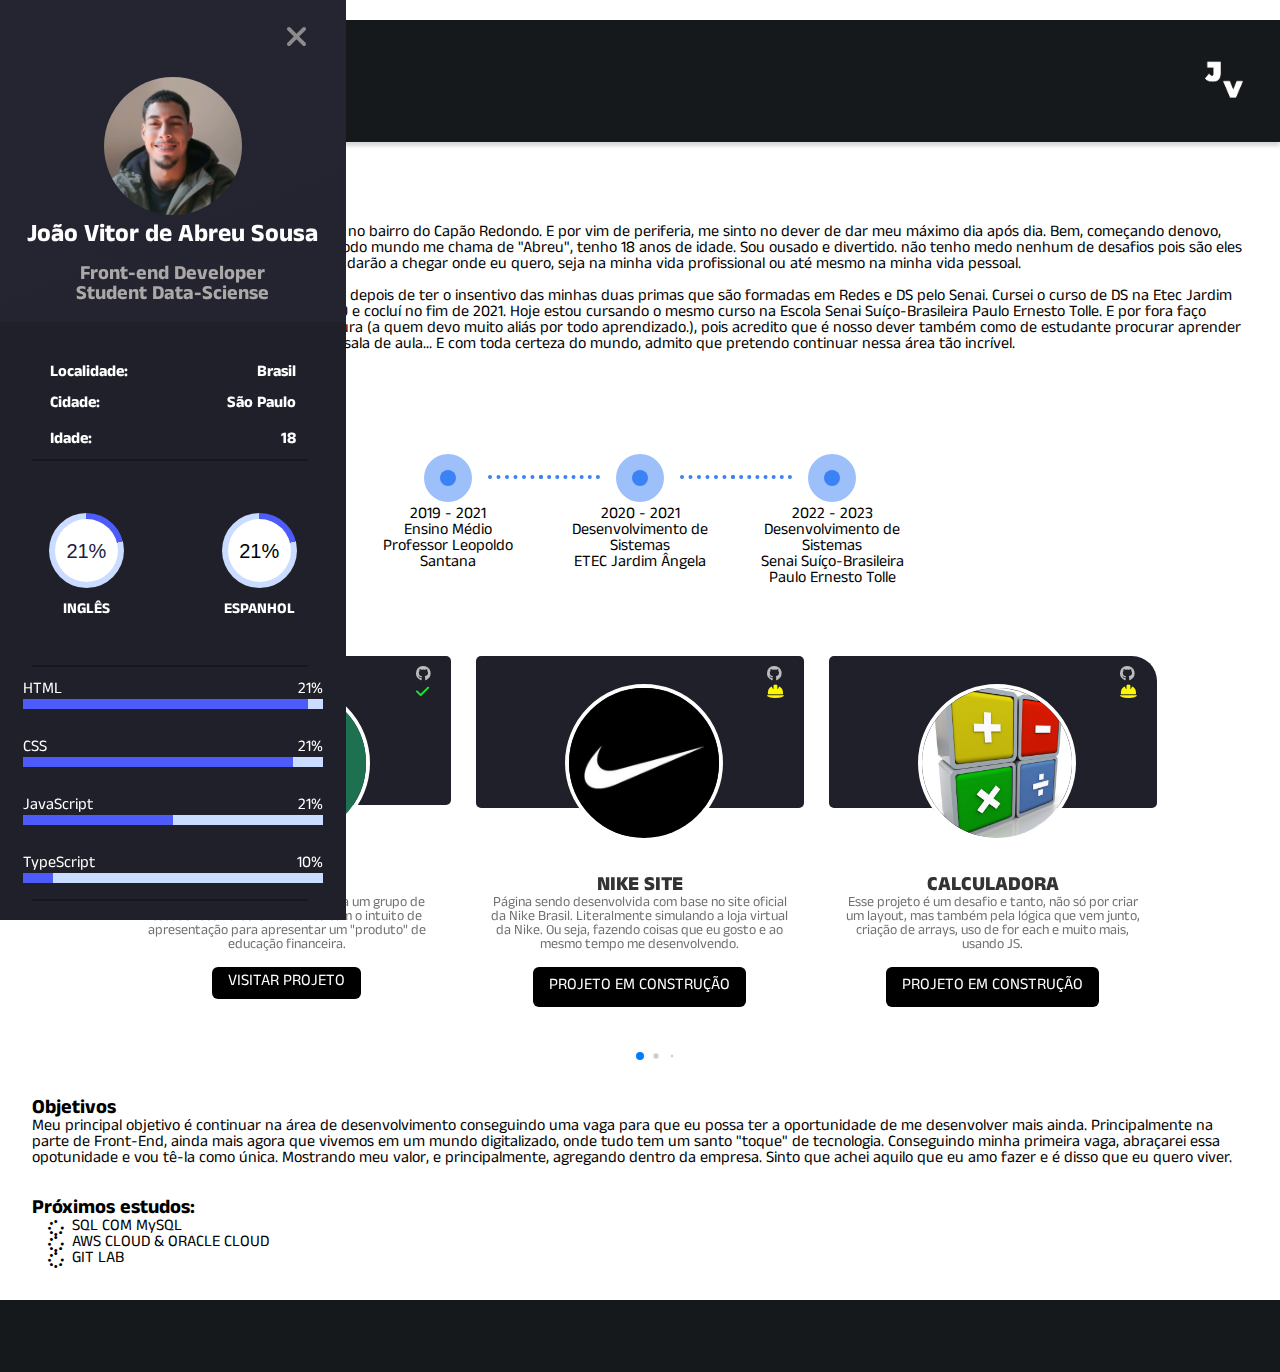
<file: index.html>
<!DOCTYPE html>
<html lang="pt-br">
<head>
    <meta charset="UTF-8">
    <meta http-equiv="X-UA-Compatible" content="IE=edge">
    <meta name="viewport" content="width=device-width, initial-scale=1.0">
    <title>PORTIFÓLIO-CV</title>
    <!-- CSS -->
    <link rel="stylesheet" href="styles/reset.css">
    <link rel="stylesheet" href="styles/style.css">
    <link rel="stylesheet" href="styles/responsividade.css">
    <!-- LINKER SWIPER's CSS -->
    <link rel="stylesheet" href="https://unpkg.com/swiper/swiper-bundle.min.css"/>
    <!-- FONTS -->
    <link rel="preconnect" href="https://fonts.googleapis.com">
    <link rel="preconnect" href="https://fonts.gstatic.com" crossorigin>
    <link href="https://fonts.googleapis.com/css2?family=Anek+Telugu:wght@200&display=swap" rel="stylesheet">
    <!-- BOOTSTRAP -->
    <link href="https://cdn.jsdelivr.net/npm/bootstrap@5.1.3/dist/css/bootstrap.min.css" rel="stylesheet" integrity="sha384-1BmE4kWBq78iYhFldvKuhfTAU6auU8tT94WrHftjDbrCEXSU1oBoqyl2QvZ6jIW3" crossorigin="anonymous">
    <!-- FONT AWESOME -->
    <link rel="stylesheet" href="https://cdnjs.cloudflare.com/ajax/libs/font-awesome/6.1.1/css/all.min.css">
</head>
<body>
        <header class="cabecalho">
            <button class="btnabrirmenu">    
                <i class="fa fa-bars"></i>
            </button>
            <img src="imagens/logo.png" alt="logo" class="cabecalho__logo">
        </header> 
        
        <div class="card__lateral card__lateral--ativo">
            <div class="cabecalho__btn">
                <button class="btnclose">
                    <i class="fa fa-close"></i>
                </button>
            </div> 

            <div class="card__cabecalho">
                <img src="imagens/meuperfil.jpg" alt="" class="img__cabecalho">
                    <div class="card__texto">
                        <div class="card__nome">
                            <h2 class="meu__nome">João Vitor de Abreu Sousa</h2>
                        </div>
                        <div class="card__meuscargos">
                        <h2 class="card__cargos">Front-end Developer <br>Student Data-Sciense</h2>
                        </div>
                    </div>
            </div>
            <div class="container1">
            <!-- MINHAS INFORMAÇÕES -->
                <div class="pais">
                    <h2 class="titulos__informacoes">Localidade:</h2>
                    <h3 class="titulos__informacoes">Brasil</h3>
                </div>
                <div class="cidade">
                    <h2 class="titulos__informacoes">Cidade: </h2>
                    <h3 class="titulos__informacoes">São Paulo</h3>
                </div>
                <div class="anos">
                    <h2 class="titulos__informacoes">Idade: </h2>
                    <h3 class="titulos__informacoes">18</h3>
                </div>
                    
                <div class="linha"></div>
                    
            <!-- CIRCLE PROGRESS -->
            <div class="progressolinguas">
                <div class="circulos">
                    <div class="circular__progress">
                        <div class="value__circulo">0%</div>
                            </div>
                                <h2 class="idioma">INGLÊS</h2>
                            </div>
                            
                            <div class="circulo__espanhol">
                                <div class="circulo__progressespanhol">
                                    <div class="value__circuloespanhol">0%</div>
                                </div>
                                <h2 class="idioma">ESPANHOL</h2>
                            </div>
                        </div>
    
                     <div class="linha"></div>

                        <!-- LINGUAGENS DE PROGRAMAÇÃO-->
                        
                        <div class="barra__total" >
                            <div class="barra1">
                                <div class="textos__barra">
                                    <div class="linguagens">HTML</div>
                                    <div class="valor">0%</div>
                                </div>
                                <div class="barra">
                                    <div class="barra-progresso"></div>
                                </div>
                            </div>
                        </div>
                        
                        <div class="barra__total">
                            <div class="barra1">
                                <div class="textos__barra">
                                    <div class="linguagens">CSS</div>
                                    <div class="valor__2">0%</div>
                                </div>
                                <div class="barra">
                                    <div class="barra-progresso__CSS"></div>
                                </div>
                            </div>
                        </div>
                        
                        <div class="barra__total">
                            <div class="barra1">
                                <div class="textos__barra">
                                    <div class="linguagens">JavaScript</div>
                                    <div class="valor__3">0%</div>
                                </div>
                                <div class="barra">
                                    <div class="barra-progresso__JS"></div>
                                </div>
                            </div>
                        </div>

                        <div class="barra__total">
                            <div class="barra1">
                                <div class="textos__barra">
                                    <div class="linguagens">TypeScript</div>
                                    <div class="valor__4">0%</div>
                                </div>
                                <div class="barra">
                                    <div class="barra-progresso__PHP"></div>
                                </div>
                            </div>
                        </div>
                        
                        <div class="linha"></div>
                        
                        <!-- CONHECIMENTOS -->
                        <div class="conhecimentos">
                            <div class="conhecimentos__programas">
                                <i class="fa-solid fa-check" style="color: #FFFFFF;"></i>
                                <h2 class="texto__versionamento">CONHECIMENTO GIT E GITHUB</h2>
                            </div>
                            <div class="conhecimentos__programas">
                                <i class="fa-solid fa-check" style="color: #FFFFFF;"></i>
                                <h2 class="texto__versionamento">BOOTSTRAP & TAILWILD</h2>
                            </div>
                            <div class="conhecimentos__programas">
                                <i class="fa-solid fa-check" style="color: #FFFFFF;"></i>
                                <h2 class="texto__versionamento">MONGODB & MYSQL</h2>
                            </div>
                            <div class="conhecimentos__programas">
                                <i class="fa-solid fa-check" style="color: #FFFFFF;"></i>
                                <h2 class="texto__versionamento">REACT & ANGULAR</h2>
                            </div>
                        </div>
                        
                        <div class="linha"></div>

                        <!-- PARTE DOWNLOAD CV -->
                        <div class="parteupload">
                            <a href="CV/Joao_Vitor_de_Abreu_Sousa_CV.pdf"  target="_blank" class="upload__botao">DOWLOAD CV<i class="fa-solid fa-download"></i></a>
                        </div>
                    </div>
                    
                    <!-- RODAPÉ CARD 1 - REDES SOCIAIS -->
                    <div class="rodapecard">
                        <ul class="rodapecard__redessociais">
                            <li><a href="https://www.linkedin.com/in/jo%C3%A3o-vitor-de-abreu-sousa-900791196/" target="_blank" class="redes"><i class="fa-brands fa-linkedin logo1"></i></a></li>
                            <li><a href="https://github.com/joaoabreu004" target="_blank" class="redes"><i class="fa-brands fa-github logo2"></i></a></li>
                            <li><a href="https://api.whatsapp.com/send?phone=5511940333175&text=Ol%C3%A1%20Jo%C3%A3o!" target="_blank" class="redes"><i class="fa-brands fa-whatsapp logo1"></i></a></li>
                            <li><a href="mailto:jvabreusousa12@gmail.com" target="_blank" class="redes"><i class="fa-solid fa-envelope logo2"></i></a></li>
                        </ul>
                    </div>   

        </div> 

        <main class="principal">
            <!-- card -->
            
            <section class="textos textos--cardAberto">
                <!-- SOBRE MIM -->
                <section class="paragrafos">
                    <h2 class="titulos__textos">SOBRE MIM</h2>
                    <p>Sou nascido e criado na periferia de São Paulo, no bairro do Capão Redondo. E por vim de periferia, me sinto no dever de dar meu máximo
                        dia após dia. Bem, começando denovo, meu nome é João Vitor de Abreu Sousa, mas todo mundo me chama de "Abreu", tenho 18 anos de idade. Sou ousado e divertido. 
                        não tenho medo nenhum de desafios pois são eles que proporcionarão meu crescimento e me ajudarão a chegar onde eu quero, seja na minha vida profissional ou até mesmo na minha vida pessoal. 
                        <br>
                        <br>
                        A aréa de tecnologia, me chama muito atenção depois de ter o insentivo das minhas duas primas que são formadas em Redes e DS pelo Senai. Cursei o curso de DS 
                        na Etec Jardim Ângela, este que iniciei no 2º semestre de 2020 e cocluí no fim de 2021. Hoje estou cursando o mesmo curso na Escola Senai Suíço-Brasileira Paulo Ernesto Tolle. E por fora faço cursos pagos na plataforma educacional da Alura (a quem devo muito aliás por todo aprendizado.), pois acredito que é nosso dever também como de estudante procurar aprender coisas novas fora das quatro paredes de uma sala de aula... E com toda certeza do mundo, admito que pretendo 
                        continuar nessa área tão incrível.
                    </p>
                </section>
                
                <!-- FORMAÇÃO ACADÊMICA -->
    
                <section class="paragrafos">
                    <h2 class="titulos__textos">Formação Acadêmica</h2>                 
                    <div class="row">
                        <div class="col">
                            <div class="timeline-steps aos-init aos-animate" data-aos="fade-up">
                                <div class="timeline-step">
                                    <div class="timeline-content" data-toggle="popover" data-trigger="hover" data-placement="top" title="" data-content="And here's some amazing content. It's very engaging. Right?" data-original-title="2003">
                                        <div class="inner-circle"></div>
                                        <p class="h6 mt-3 mb-1">2019 - 2021</p>
                                        <p class="h6 text-muted mb-0 mb-lg-0">Ensino Médio <br>Professor Leopoldo Santana</p>
                                    </div>
                                </div>
                                <div class="timeline-step">
                                    <div class="timeline-content" data-toggle="popover" data-trigger="hover" data-placement="top" title="" data-content="And here's some amazing content. It's very engaging. Right?" data-original-title="2004">
                                        <div class="inner-circle"></div>
                                        <p class="h6 mt-3 mb-1">2020 - 2021</p>
                                        <p class="h6 text-muted mb-0 mb-lg-0">Desenvolvimento de Sistemas<br>ETEC Jardim Ângela</p>
                                    </div>
                                </div>
                                <div class="timeline-step">
                                    <div class="timeline-content" data-toggle="popover" data-trigger="hover" data-placement="top" title="" data-content="And here's some amazing content. It's very engaging. Right?" data-original-title="2005">
                                        <div class="inner-circle"></div>
                                        <p class="h6 mt-3 mb-1">2022 - 2023</p>
                                        <p class="h6 text-muted mb-0 mb-lg-0">Desenvolvimento de Sistemas<br>Senai Suíço-Brasileira Paulo Ernesto Tolle</p>
                                    </div>
                                </div>
                            </div>
                        </div>
                    </div>
                        
                        <!-- ===================================================================================================== -->
                </section>
                
                <!-- MEUS PROJETOS -->
                <section class="paragrafos">
                    <h2 class="titulos__textos">Projetos</h2>                 
                    <div class="slide-container swiper">
                        <div class="slide-content">
                            <div class="card-wrapper swiper-wrapper">
                                <div class="card swiper-slide">
                                    <div class="image-content">
                                        <div class="card-image">
                                            <img src="./imagens/jvf.png" alt="" class="card-img">
                                        </div>
                                    </div>
                
                                    <div class="card-content">
                                        <div class="media-project">
                                            <a href="https://github.com/joaoabreu004/JabezVisionFinance" target="_blank"><i class="fa-brands fa-github"></i></a>
                                            <i class="fa-solid fa-check done"></i>
                                        </div>
                                        <h2 class="name-project">JVZ FINANCE</h2>
                                        <p class="description">Página estática desenvolvida para um grupo de estudantes norte-americanos com o intuito de apresentação para apresentar um "produto" de educação financeira.</p>
                                        <a class="link btn-visitPage" href="https://joaoabreu004.github.io/JabezVisionFinance/" target="_blank" >VISITAR PROJETO</a>
                                    </div>
                                </div>
                
                                <div class="card swiper-slide">
                                    <div class="image-content">
                                        <div class="card-image">
                                            <img src="./imagens/nike.jpg" alt="" class="card-img">
                                        </div>
                                    </div>
                
                                    <div class="card-content">
                                        <div class="media-project">
                                            <a href="https://github.com/joaoabreu004/NikeClone" target="_blank"><i class="fa-brands fa-github"></i></a>
                                            <i class="fa-solid fa-helmet-safety construction"></i>
                                        </div>
                                        <h2 class="name-project">NIKE SITE</h2>
                                        <p class="description">Página sendo desenvolvida com base no site oficial da Nike Brasil. Literalmente simulando a loja virtual da Nike. Ou seja, fazendo coisas que eu gosto e ao mesmo tempo me desenvolvendo.</p>
                                        <button class="btn-visitPage">PROJETO EM CONSTRUÇÃO</button>
                                    </div>
                                </div>     
                                
                                <div class="card swiper-slide">
                                    <div class="image-content">
                                        <div class="card-image">
                                            <img src="./imagens/operacoes.jpg" alt="" class="card-img">
                                        </div>
                                    </div>
                
                                    <div class="card-content">
                                        <div class="media-project">
                                            <a href="https://github.com/joaoabreu004/Calculadora" target="_blank"><i class="fa-brands fa-github"></i></a>
                                            <i class="fa-solid fa-helmet-safety construction"></i>
                                        </div>
                                        <h2 class="name-project">CALCULADORA</h2>
                                        <p class="description">Esse projeto é um desafio e tanto, não só por criar um layout, mas também pela lógica que vem junto, criação de arrays, uso de for each e muito mais, usando JS.</p>
                                        <button class="btn-visitPage">PROJETO EM CONSTRUÇÃO</button>
                                    </div>
                                </div>   
                                
                                <div class="card swiper-slide">
                                    <div class="image-content">
                                        <div class="card-image">
                                            <img src="./imagens/spotify.jpg" alt="" class="card-img">
                                        </div>
                                    </div>
                
                                    <div class="card-content">
                                        <div class="media-project">
                                            <i class="fa-solid fa-ban estudos"></i>
                                        </div>
                                        <h2 class="name-project">PLAYLIST SPOTIFY</h2>
                                        <p class="description"> A intenção é criar uma playlist de sons que eu curto bastante, usando a API do SPOTIFY. É muito díficil, mas o processo vai me ensinar muito na minha tilha fazendo algo que eu goste, algo com música.</p>
                                        <button class="btn-visitPage">PROJETO EM FASE DE ESTUDOS</button>
                                    </div>
                                </div>     
                                
                                <div class="card swiper-slide">
                                    <div class="image-content">
                                        <div class="card-image">
                                            <img src="./imagens/pokemon.jpg" alt="" class="card-img">
                                        </div>
                                    </div>
                
                                    <div class="card-content">
                                        <div class="media-project">
                                            <a href="https://github.com/joaoabreu004/POKEDEX" target="_blank"><i class="fa-brands fa-github"></i></a>
                                            <i class="fa-solid fa-helmet-safety construction"></i>
                                        </div>
                                        <h2 class="name-project">PROJETO PROKEMON</h2>
                                        <p class="description">Meu desenho favorito, conseguiu me dar o 1º contato de forma simples com a API PÚBLICA pókemon, usando métodos GET e POST para ter resposta em JSON. Página pronto para ser lançada!</p>
                                        <button class="btn-visitPage">PROJETO CONSTRUÇÃO</button>
                                    </div>
                                </div>    

                                <div class="card swiper-slide">
                                    <div class="image-content">
                                        <div class="card-image">
                                            <img src="./imagens/netflix.jpg" alt="" class="card-img">
                                        </div>
                                    </div>
                
                                    <div class="card-content">
                                        <div class="media-project">
                                            <a href="https://github.com/joaoabreu004/Netlix_Clone" target="_blank"><i class="fa-brands fa-github"></i></a>
                                            <i class="fa-solid fa-check done"></i>
                                        </div>
                                        <h2 class="name-project">CLONE LOGIN NETFLIX</h2>
                                        <p class="description">Esse projeto foi proposto no site da roadmap, na trilha de front-end. Junto com uma vídeo aula, de um norte-americano, foi possível descobrir e estudar diversas novas coisas. </p>
                                        <a class="link btn-visitPage" href="https://github.com/joaoabreu004/Netlix_Clone" target="_blank" >VISITAR PROJETO</a>
                                    </div>
                                </div>    
                            </div>
                        </div>
                
                    
                        <div class="swiper-pagination"></div>
                    </div>
                </section>
                <!-- Objetivos -->

                <section class="paragrafos">
                    <h2 class="titulos__textos">Objetivos</h2>
                    <p><i class="fa-solid fa-right"></i>Meu principal objetivo é continuar na área de desenvolvimento conseguindo uma vaga para que eu possa ter a oportunidade de me desenvolver mais ainda. Principalmente na parte de Front-End, ainda mais agora que vivemos em um mundo digitalizado, onde tudo tem um santo "toque" de tecnologia. Conseguindo minha primeira vaga, abraçarei essa opotunidade e vou tê-la como única. Mostrando meu valor, e principalmente, agregando dentro da empresa. Sinto que achei aquilo que eu amo fazer e é disso que eu quero viver.
                    </p>
                </section>
                
                <!-- Próximos eestudos -->
                <section class="paragrafos">
                    <h2 class="titulos__textos">Próximos estudos:</h2>
                    <ul class="fa-ul">
                        <li><span class="fa-li"><i class="fa-solid fa-spinner fa-pulse"></i></span>SQL COM MySQL</li>
                        <li><span class="fa-li"><i class="fa-solid fa-spinner fa-pulse"></i></span>AWS CLOUD & ORACLE CLOUD</li>
                        <li><span class="fa-li"><i class="fa-solid fa-spinner fa-pulse"></i></span>GIT LAB</li>
                    </ul>
                    
                </section>

                
            </section>    
            <!-- ======================= -->
        </main>
        <footer>
            
        </footer>
        <!-- SCRIPTS -->
        <script src="scripts/menulateral.js"></script>
        <script src="scripts/barraum.js"></script> 
        <script src="scripts/circuloum.js"></script>
        <script src="scripts/circulodois.js"></script>
        <script src="scripts/barradois.js"></script>
        <script src="scripts/barratres.js"></script>
        <script src="scripts/barraquatro.js"></script>
        <!-- Swiper JS -->
        <script src="https://unpkg.com/swiper/swiper-bundle.min.js"></script>
        <script src="scripts/carrouselcard.js"></script>
        <!-- ================================================ -->
    </body>
</html>
</file>
<file: styles/style.css>
*{
    font-family: 'Anek Telugu', sans-serif;
}    

    

/* HEADER */
.cabecalho{
    background-color: #15191C;
    /* box-shadow: 0 4px 4px 4px rgba(0, 0, 0, 16); */
    padding: 4vh 0;
    box-shadow: 0px 4px 4px rgba(0, 0, 0, 0.16); 
}    

.btnabrirmenu{
    color: #8c8c8e;;
    font-size: 30px;
    font-weight: bold;
    float: right;
    border: none;
    background: none;
    -webkit-transition: 0.2s ease-in-out;
    transition: 0.2s ease-in-out;
    margin-left: 2em;
    left: 0;
}

.btnabrirmenu:hover{
    color: #ffffff;
    font-weight: bold;
}

.cabecalho__logo {
    width: 50px;
    height: 50px;
    margin-right: 2em;
}    

/* MAIN */

/* AREA DE VISUALIZAÇÃO */
.textos{
    transition: 0.5s;
}
/* 
.textos--cardAberto{
    padding-left: 30em;
    transition: 0.5s;
} */

/* SOBRE MIM */
.principal{
    margin-top: 2em ;
    background-color: #ffffff;
    display: flex;
}    

.paragrafos{
    margin: 10px;
}    

.titulos__textos{
    font-weight: bold;
    font-size: 20px;
}  



/* FORMAÇÃO ACADÊMICA */

body{margin-top:20px;}
.timeline-steps {
    display: flex;
    justify-content: center;
    flex-wrap: wrap
}    

.row{
    padding-top: 3em;
}    

.timeline-steps .timeline-step {
    align-items: center;
    display: flex;
    flex-direction: column;
    position: relative;
    margin: 1rem
}    
  

.timeline-steps .timeline-content {
    width: 10rem;
    text-align: center
}    

.timeline-steps .timeline-content .inner-circle {
    border-radius: 1.5rem;
    height: 1rem;
    width: 1rem;
    display: inline-flex;
    align-items: center;
    justify-content: center;
    background-color: #3b82f6
}    

.timeline-steps .timeline-content .inner-circle:before {
    content: "";
    background-color: #3b82f6;
    display: inline-block;
    height: 3rem;
    width: 3rem;
    min-width: 3rem;
    border-radius: 6.25rem;
    opacity: .5
}    

/* ======================== */


.slide-container{
    max-width: 1120px;
    width: 90%;
    padding: 40px 0;
}

.slide-content{
    /* margin: 0 30px; */
    overflow: hidden;
    border-radius: 25px;
}

.card{
    position: relative;
    border-radius: 30%;
    background-color: #FFF;
}

.card::before{
    content: "";
    position: absolute;
    height: 40%;
    width: 100%;
    background-color: #20202a;
    border-radius: 5px ;

}


.image-content, .card-content{
    display: flex;
    flex-direction: column; 
    align-items: center;
    padding: 15px 14px;
}


.image-content{
    position: relative;
    padding: 25px 0;
}

.card-image{
    position: relative; 
    height: 150px;
    width: 150px;
    border-radius: 50%;
    background:#20202a;
    padding: 3px;
}

.card-image .card-img{
    height: 100%;
    width: 100%;
    object-fit: cover;
    border-radius: 50%;
    border: 4px solid #FFF;
}

.name-project{
    font-size: 20px;
    font-weight: 900;
    color: #333;
}

.description{
    font-size: 14px;
    color: #707070;
    text-align: center;
}

.btn-visitPage{
    font-size: 16px;
    padding: 8px 16px;
    color: #FFF;
    background-color: #000000;
    border: none;
    border-radius: 6px;
    margin: 14px; 
    cursor: pointer;
    transition: all 0.3s ease;
}

.btn-visitPage:hover{
    background: #484848;
}

.btn-visitPage, .link{
    text-decoration: none;
    color: #fff;
}

.btn-visitPage, .link:hover{
    color: #FFF;
}

.media-project{
    position: absolute;
    top: 10px;
    right: 20px;
    display: flex;
    flex-direction: column;
}

.media-project .fa-github{
    color: #FFF;
    font-size: 15px;
    transition: all 0.3s ease;
    opacity: 0.7;
}

.media-project .fa-github:hover{
    opacity: 1;
}


.media-project, .construction{
    color: #fff700;
    font-size: 15px;
    transition: all 0.3s ease;
    cursor: pointer;
}

.media-project, .estudos{
    color: #ff3535;
    font-size: 15px;
    transition: all 0.3s ease;
    cursor: pointer;
}

.media-project, .done{
    color: #1ae932;

}



.swiper-pagination-bullet{
    background-color: #6E93F7;
    opacity: 1;
}

.swiper-pagination-bullet-active{
    background: #4070F4;
}

.swiper-wrapper {
    position: relative;
    width: 100%;
    height: 100%;
    z-index: 0;
    display: flex;
    transition-property: transform;
    box-sizing: content-box;
    
}



/* ============================================================================ */
/* CARD LATERAL */





/* IMAGEM PERFIL DO CARD LATERAL*/



.card__lateral::-webkit-scrollbar{
    display: none;
}    


/* BOTÃO FECHAR MENU */
.cabecalho__btn{
    padding: 0 2em 0 0;
}    


.btnclose {    
    color: #8c8c8e;;
    font-size: 30px;
    font-weight: bold;
    float: right;
    border: none;
    background: none;
    -webkit-transition: 0.2s ease-in-out;
    transition: 0.2s ease-in-out;
    left: 0;
}

.btnclose:hover{
    color: #ff0000;
    font-weight: bold;
}


.card__lateral{
    background: linear-gradient(159deg, #252532 0%, #23232d 100%);;
    font-family: 'Anek Telugu', sans-serif;
    border-radius: 0;
    height: 100%;
    /* ================================================== */
    overflow-y: scroll;
    position: fixed;
    z-index: 2;
    top: 0; 
    /* overflow-x: hidden;  */
    padding-top: 20px; 
    width: 25vw;
    transition: .30s;
    left: -100vw;
}

.card__lateral--ativo{
    left: 0;
    transition: .30s;
}

.img__cabecalho {
    height: 138px;
    color: #ffffff;
    border-radius: 50%;
    padding: 10px 0;
}

.card__nome{
    font-size: 20px;
}

.meu__nome{
    font-size: 25px;
    color: #ffffff;
}

.card__cargos{
    font-size: 20px;
    font-weight: bold;
    color: #aba8a8;

}
.card__meuscargos{
    padding: 1em;
}

.card__cabecalho{
    display: flex;
    flex-direction: column;
    align-items: center;
    font-weight: bold;
    line-height: 1.0;
    width: 100%;
}


.card__texto{
    text-align: center;
}


.card__cabecalho p{
    text-align: center;
    padding: 2em;
}

.titulos__informacoes{
    font-size: 16px;
}


.container1{
    background-color: #20202a;
    height: auto;
    margin-top: 5px 0 0;
    padding: 2em;
}

.container p{
    text-align: center;
}

.card__nome{
    font-weight: bold;
}

/* PÁIS */
.pais{
    display: flex;
    justify-content: space-between;
    padding: 12px 0 5px ;
    margin: 0 50px;

}

.pais h2{
    font-weight: bold;
    color: #ffffff;
}

.pais h3{
    font-weight: bold;
    color: #ffffff;
}

/* CIDADE */

.cidade{
    display: flex;
    justify-content: space-between;
    padding: 10px 0;
    margin: 0 50px;
}

.cidade h2{
    font-weight: bold;
    color: #ffffff;
}

.cidade h3{
    font-weight: bold;
    color: #ffffff;
}

/* IDADE */

.anos{
    display: flex;
    justify-content: space-between;
    padding: 10px 0;
    margin: 0 50px;
}

.anos h2{
    font-weight: bold;
    color: #ffffff;
}

.anos h3{
    font-weight: bold;
    color: #ffffff;
}

.linha{
    background: #000000;
    width: 80%;
    height: 2px;
    opacity: 0.3;
    margin-left: 32px;
}

/* CIRCULOS PROGRESSO IDIOMAS */

.progressolinguas{
    padding: 2em 0 ;
    display: flex;
    justify-content: space-around;
}

.idioma{
    font-weight: bold;
    color: #ffffff;
    font-size: 15px;
    padding: 1em 0 0;
}

.circulos{
    margin: 20px;
    height: 100px;
    width: 100px;
    border-radius: 8%;
    display: grid;
    place-items: center;
}

.circular__progress{
    position: relative;
    height: 75px;
    width: 75px;
    border-radius: 50%;
    display: grid;
    place-items: center;
}

.circular__progress::before{
    content: "";
    position: absolute;
    height: 84%;
    width: 84%;
    background-color: #ffffff ;
    border-radius: 50%;
}

.value__circulo{ 
    position: relative;
    font-size: 20px;
    font-family: "Poppins", sans-serif;
    color: #231c3d;
}


.circulo__espanhol{
    margin: 20px;
    height: 100px;
    width: 100px;
    border-radius: 8%;
    display: grid;
    place-items: center;
}
 
.circulo__progressespanhol{
    position: relative;
    height: 75px;
    width: 75px;
    border-radius: 50%;
    display: grid;
    place-items: center;
}
.circulo__progressespanhol::before{
    content: "";
    position: absolute;
    height: 84%;
    width: 84%;
    background-color: #ffffff ;
    border-radius: 50%;
}

.value__circuloespanhol{
    position: relative;
    font-size: 20px;
    font-family: "Poppins", sans-serif;
}

/* LINGUAGENS DE PROGRAMAÇÃO */
/* HTML */
.barra__total{
    padding: 1em;
    display: grid;
    justify-items: center;
    
}

.linguagens{
    color: #ffffff;
}

.textos__barra{
    display: flex;
    justify-content: space-between;
}

.valor{
    color: #ffffff;
}

.barra{
   background-color: #cadcff;
   height: 10px;
   width: 300px; 
   position: relative;
}

.barra-progresso{
    background-color: #4d5bf9;
    height: 10px;
    width: 95%;
    animation: progress-animation 3s forwards;
}


@keyframes progress-animation {
    0% {width: 0%;}
} 

/* BARRA 2 : CSS */

.valor__2{
    color: #ffffff;
}


.barra-progresso__CSS{
    background-color: #4d5bf9;
    height: 10px;
    width: 90%;
    animation: progress-animation 3s forwards;
}

@keyframes progress-animation {
    0% {width: 0%;}
} 

/* BARRA 3 JS */

.valor__3{
    color: #ffffff; 
}

.barra-progresso__JS{
    background-color: #4d5bf9;
    height: 10px;
    width: 50%;
    animation: progress-animation 3s forwards;
}

@keyframes progress-animation {
    0% {width: 0%;}
    /* 50% {width: 50%;}   */
} 

/* BARRA 4: PHP */

.valor__4{
    color: #ffffff;
}


.barra-progresso__PHP{
    background-color: #4d5bf9;
    height: 10px;
    width: 10%;
    animation: progress-animation 3s forwards;
}

@keyframes progress-animation {
    0% {width: 0%;}
    /* 50% {width: 50%;}   */
} 

/* CONHECIMENTOS */

.conhecimentos__programas{
    margin: 2em;
    display: flex;
    align-items: stretch;
}

.texto__versionamento{
    color: #ffffff;
    font-weight: bold;
    font-size: 12px;
    padding: 4px 12px 1px;
}

/* DONWLOAD */

.parteupload{
    margin: 2em 2em 0;
}

.upload__botao{
    text-decoration: none;
    color: #8c8c8e;
    -webkit-transition: 0.2s ease-in-out;
    transition: 0.2s ease-in-out;
}

.upload__botao:hover{
    color: #ffffff;
    font-weight: bold;
}

.fa-download{
    padding-left: 0.5em;
}

/* RODAPÉ DO CARD */

.rodapecard__redessociais{
    display: flex;
    padding: 30px 0  0;
    margin: 15px 0;
    justify-content: center;
}

.redes{
    margin: 0 20px;
    text-decoration: none; 
    color: #ffffff;
    font-weight: bold;
    color: #8c8c8e;
    -webkit-transition: 0.2s ease-in-out;
    transition: 0.2s ease-in-out;
    
}


/* PSEUDO ELEMENTO */
.redes:hover{
    font-weight: bold;
    font-size: 20px;
    color: #ffffff;
}


/* FOOTER  */

footer{
    background-color: #15191C;
    box-shadow: 0 4px 4px 4px rgba(0, 0, 0, 16);
    padding: 4vh 0;
    box-shadow: 0px 4px 4px rgba(0, 0, 0, 0.16);
}
</file>
<file: styles/responsividade.css>
/* TELAS CELULARES */

@media screen and (min-width:0) { 
    /* CABEÇALHO */
    .cabecalho{
        display: flex;
        justify-content:space-between;
    }

    .btnabrirmenu{
        margin-left:1em
    }

    /* CARD */
    .card__lateral{
        width: 92vw;
    }

    .principal{
        display: block;
    }


    
    .card{
        margin-bottom: 2em;
    }

    /* CONTAINER CARD */
    .container1 {
        background-color: #20202a;
        height: auto;
        margin-top: 5px 0 0;
        padding: 2em 0;
    }
    /* MAIN */
    .textos--cardAberto{
        padding-left: 0;
        transition: 0;
    }

    .paragrafos{
        margin: 2em
    }

    .allcard__projetos {
        display: flex;
        flex-direction: column;
        align-items: center;
        padding-top: 2em;
    }

   
}


/* TELAS DE TABLETS */

@media screen and (min-width: 768px){
    /* CARD */

    .card__lateral{
        width: 45vw;
    }

    .container1{
        padding: 3em 0;;
    }



    .timeline-steps .timeline-step:not(:last-child):after {
        content: "";
        display: block;
        border-top: .25rem dotted #3b82f6;
        width: 3.46rem;
        position: absolute;
        left: 7.5rem;
        top: .3125rem
    }    
    .timeline-steps .timeline-step:not(:first-child):before {
        content: "";
        display: block;
        border-top: .25rem dotted #3b82f6;
        width: 3.8125rem;
        position: absolute;
        right: 7.5rem;
        top: .3125rem
    } 

    .swiper-navBtn{
        color: #6E93F7;
        transition: color 0.3s ease;
    }
    
    .swiper-navBtn:hover{
        color: #4070F4;
    }

}

/* TELAS NOTEBOOK (PEQUENOS)*/

@media screen and (min-width: 992px) {

    .cabecalho {
        display: flex;
        justify-content: space-between;
    }

    .card__lateral{
        width: 35vw;
    }

    .container1 {
        padding: 1em 0;
    }
    
    .swiper-navBtn{
        color: #6E93F7;
        transition: color 0.3s ease;
    }
    
    .swiper-navBtn:hover{
        color: #4070F4;
    }

}

/* NOVOS NOTEBOOKS; COMPUTADORES E TVS */

@media screen and (min-width:1200px) {
    /* CABEÇALHO PRINCIPAL */
    .cabecalho {
        display: flex;
        justify-content: space-between;
    }


    /* CARD - CONTAINER*/
    .card__lateral{
        width: 27vw;
    }

    .container1 {
        background-color: #20202a;
        height: auto;
        margin-top: 5px 0 0;
        padding: 2em 0;
    }
    /* MAIN */
    .principal{
        display: flex;
    }

    .slide-content{
        margin: 0 30px;
    }
}
</file>
